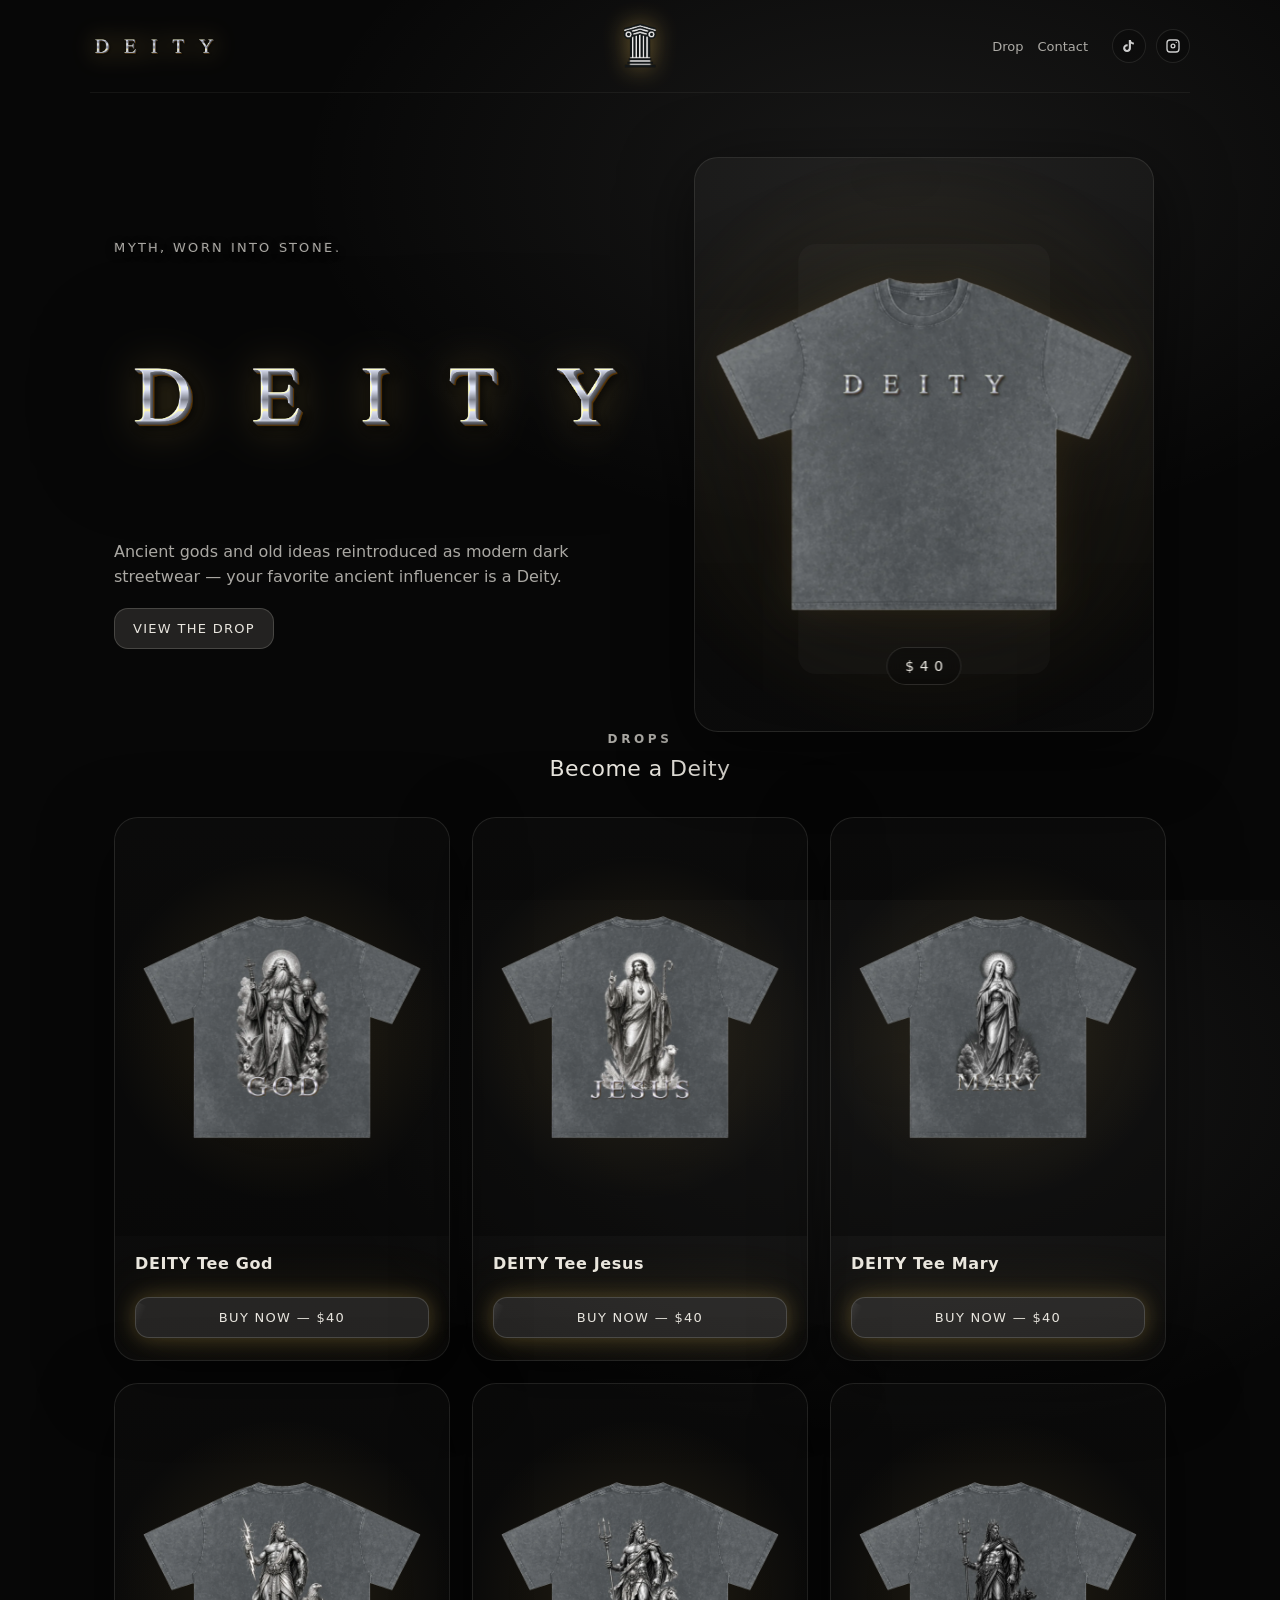
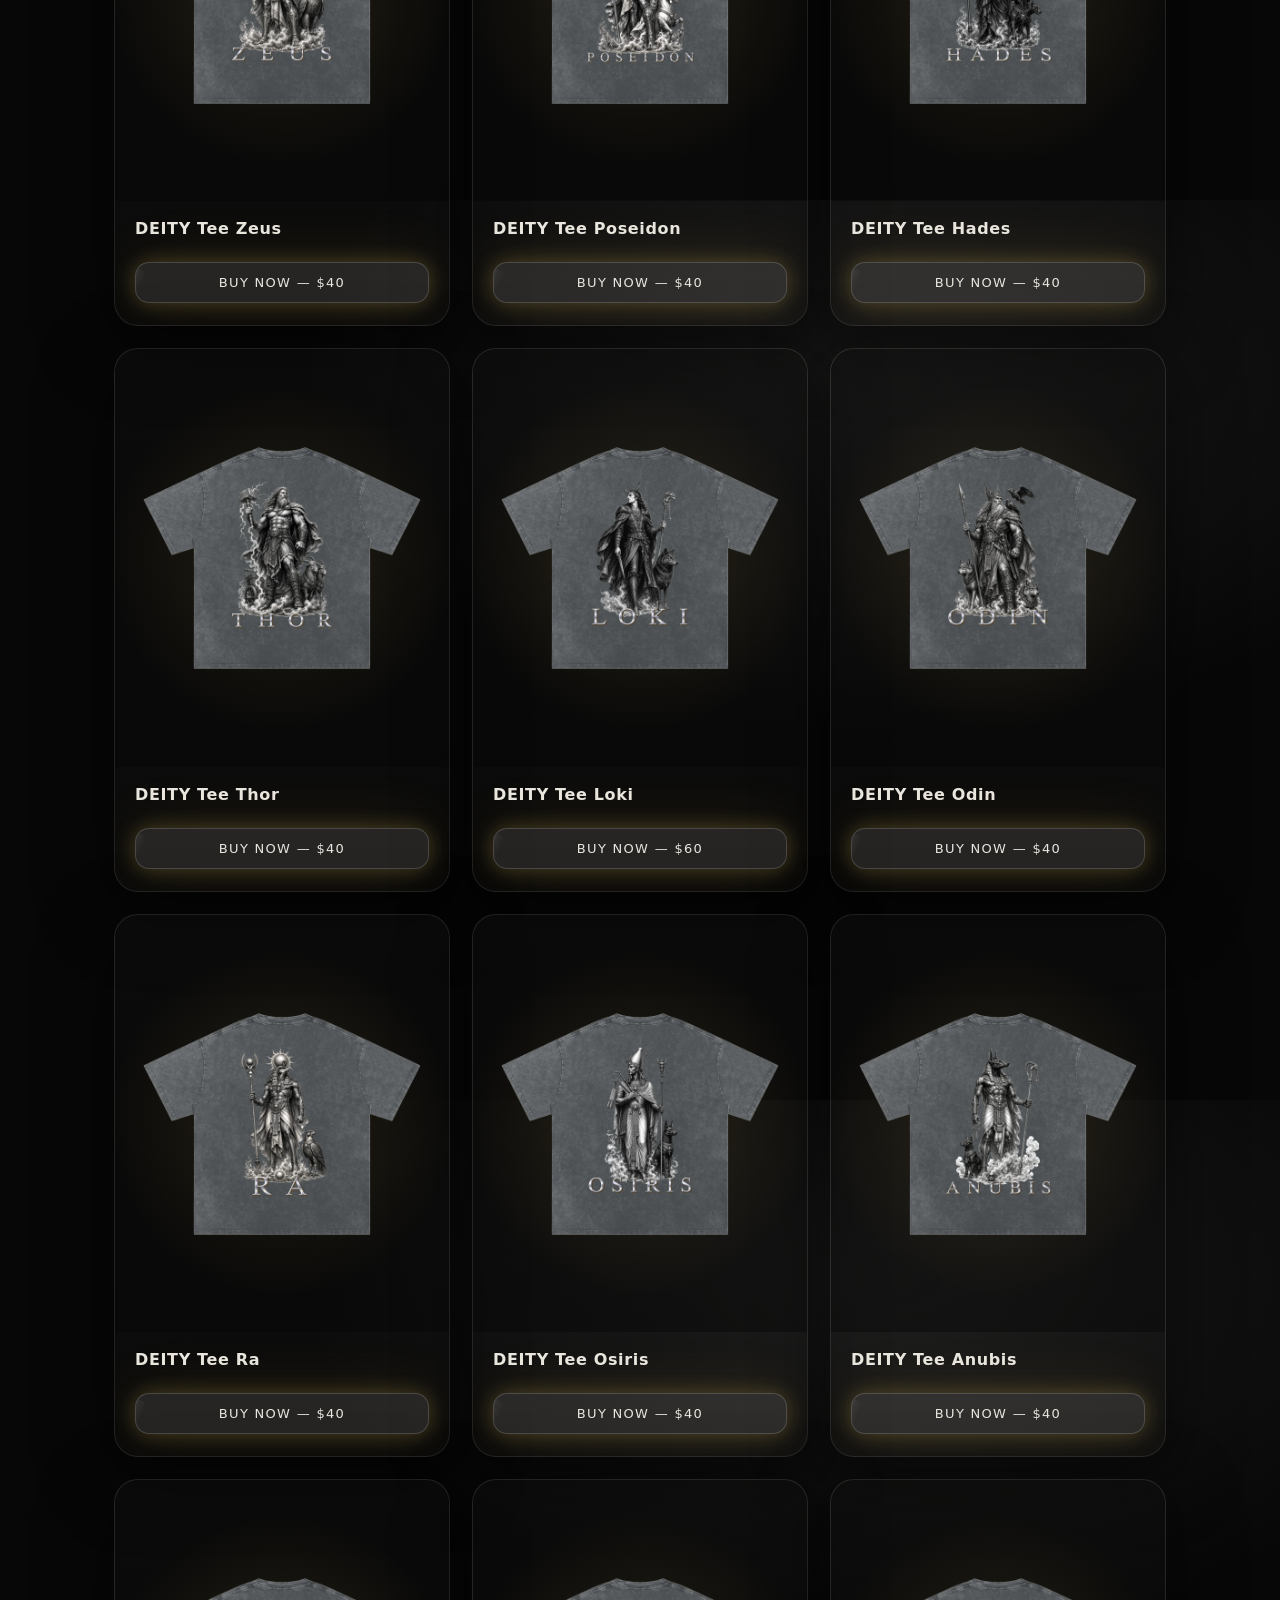
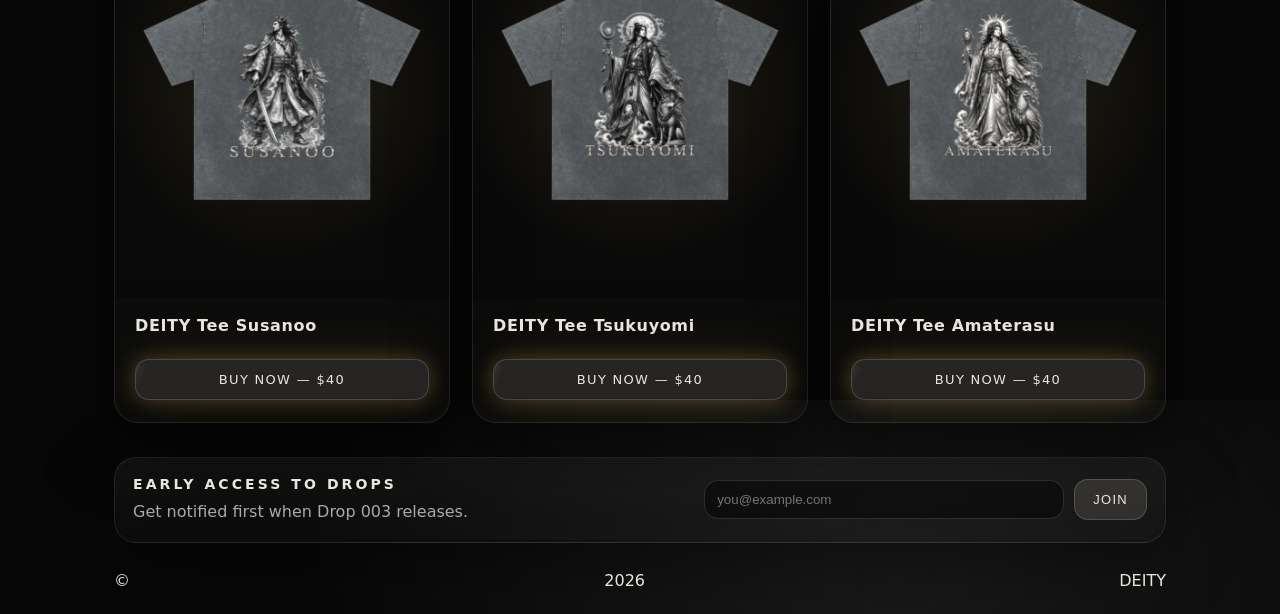
<file: index.html>
<!doctype html>
<html lang="en">
<head>
<meta charset="UTF-8" />
<meta name="viewport" content="width=device-width, initial-scale=1" />
<link rel="icon" type="image/svg+xml" href="/images/favicon.svg?v=2">
<link rel="icon" type="image/png" sizes="32x32" href="/images/favicon-32.png?v=2">
<link rel="icon" href="/favicon.ico?v=2">
<link rel="apple-touch-icon" href="/images/apple-touch-icon.png?v=2">
<script>
console.log("Visitor from:", document.referrer);
</script>
<title>DEITY — Modern Myth</title>

<meta name="description"
content="DEITY — ancient gods translated into modern dark streetwear." />

<link rel="stylesheet" href="styles.css?v=12">
</head>

<!-- Google tag (gtag.js) -->
<script async src="https://www.googletagmanager.com/gtag/js?id=G-HS9YXFMJDB"></script>
<script>
  window.dataLayer = window.dataLayer || [];
  function gtag(){dataLayer.push(arguments);}
  gtag('js', new Date());

  gtag('config', 'G-HS9YXFMJDB');
</script>

<body>

<div class="grain"></div>


<header class="wrap header header-glow">

<div class="brand-logo">
<img src="/images/DEITY_silver(1).PNG">
</div>


<a class="brand-center" href="/">
<img src="/images/favicon.svg">
</a>


<nav class="nav">

<a class="nav-link" href="#drop">
Drop
</a>


<button class="nav-link nav-btn-link"
type="button"
id="contactBtn">
Contact
</button>


<!-- Social icons moved to far right -->

<div class="nav-social">

<a href="https://www.tiktok.com/@deityco1"
target="_blank"
rel="noopener">

<svg viewBox="0 0 24 24">
<path d="M16.6 5.82c.77.64 1.7 1 2.7 1.04V9.7c-1.62-.05-3.15-.6-4.4-1.57v7.06c0 3.23-2.62 5.85-5.85 5.85S3.2 18.42 3.2 15.19c0-3.23 2.62-5.85 5.85-5.85.3 0 .6.02.9.07v3.23c-.29-.1-.6-.16-.9-.16-1.48 0-2.68 1.2-2.68 2.68 0 1.48 1.2 2.68 2.68 2.68 1.48 0 2.68-1.2 2.68-2.68V3h3.02c.07 1.1.6 2.12 1.45 2.82z"/>
</svg>

</a>


<a href="https://www.instagram.com/deityco1"
target="_blank"
rel="noopener">

<svg viewBox="0 0 24 24">
<path d="M7.5 2h9A5.5 5.5 0 0 1 22 7.5v9A5.5 5.5 0 0 1 16.5 22h-9A5.5 5.5 0 0 1 2 16.5v-9A5.5 5.5 0 0 1 7.5 2zm0 2A3.5 3.5 0 0 0 4 7.5v9A3.5 3.5 0 0 0 7.5 20h9A3.5 3.5 0 0 0 20 16.5v-9A3.5 3.5 0 0 0 16.5 4h-9zm4.5 4.2A3.8 3.8 0 1 1 8.2 12 3.8 3.8 0 0 1 12 8.2zm0 2A1.8 1.8 0 1 0 13.8 12 1.8 1.8 0 0 0 12 10.2zM17.8 6.7a.9.9 0 1 1-.9-.9.9.9 0 0 1 .9.9z"/>
</svg>

</a>

</div>

</nav>

</header>



<main class="wrap">


<!-- HERO -->

<section class="hero">

<div class="hero-left">

<p class="kicker">
Myth, worn into stone.
</p>


<h1 class="title logo-title">

<img src="/images/DEITY_silver(1).PNG"
class="hero-logo">

<span class="visually-hidden">
DEITY
</span>

</h1>


<p class="sub">

Ancient gods and old ideas reintroduced as modern dark streetwear —
your favorite ancient influencer is a Deity.

</p>


<div class="cta-row">

<a class="btn primary"
href="#drop">

View the drop

</a>

</div>

</div>



<div class="hero-right">

<div class="aura-card">

<div class="column"></div>

<div class="aura"></div>


<div class="tee3d-wrap">

<div class="tee3d">

<img class="tee-face tee-front"
src="/images/tee-front.png?v=3">

<!-- Back face kept in the markup but disabled: the hero now shows the
     front of the tee only. Re-enable by removing the .disabled class
     here and the .tee-back display:none rule in styles.css. -->
<img class="tee-face tee-back disabled"
src="/images/tee-back.png?v=3"
aria-hidden="true">

</div>

</div>


<div class="sigil">$40</div>

</div>

</div>

</section>



<!-- DROP (rendered from products.json — managed via /admin.html) -->

<section class="drop" id="drop">

<div class="section-head">

<h2 id="dropTitle">Drop</h2>

<p id="dropTagline"></p>

</div>

<div class="product-grid" id="productGrid"></div>

</section>



<!-- EMAIL CAPTURE MOVED TO BOTTOM -->

<section class="email-capture">

<div class="email-inner">

<div class="email-copy">

<h2>
Early Access to Drops
</h2>

<p>

Get notified first when Drop 003 releases.

</p>

</div>


<form
class="email-form"
action="https://formspree.io/f/xeelrkgg"
method="POST">

<input type="hidden"
name="_subject"
value="DEITY Email Signup">


<input class="email-input"
type="email"
name="email"
placeholder="you@example.com"
required>


<button class="btn primary">
Join
</button>

</form>

</div>

</section>



<footer class="footer">

© <span id="y"></span> DEITY

</footer>


</main>


<script>

document.getElementById("y").textContent =
new Date().getFullYear();

// "Myth, worn into stone." — carve the kicker line in letter by
// letter on load, like a chisel striking each character into place,
// then it settles into a permanent engraved look (see .chisel-letter
// in styles.css).
(function(){
  var kicker = document.querySelector('.kicker');
  if (!kicker) return;
  var text = kicker.textContent;
  kicker.setAttribute('aria-label', text);
  kicker.textContent = '';
  Array.from(text).forEach(function(ch, i){
    var span = document.createElement('span');
    span.className = 'chisel-letter';
    span.setAttribute('aria-hidden', 'true');
    span.textContent = ch === ' ' ? '\u00A0' : ch;
    span.style.animationDelay = (i * 32) + 'ms';
    kicker.appendChild(span);
  });
})();

// Renders the drop grid from products.json — this is the file the
// admin page writes to, so new designs show up here automatically,
// in whatever order they're arranged there. Also drives the hero tee,
// which now crossfades through design FRONTS only (no turn, no back).
fetch('/products.json?v=' + Date.now())
.then(function(res){ return res.json(); })
.then(function(data){
  document.getElementById('dropTitle').textContent = data.dropTitle || 'Drop';
  document.getElementById('dropTagline').textContent = data.dropTagline || '';

  var allProducts = data.products || [];
  var activeProducts = allProducts.filter(function(p){ return p.active !== false; });

  renderGrid(activeProducts);
  cycleHero(activeProducts.filter(function(p){ return p.frontImage; }));
})
.catch(function(err){
  console.error('Could not load products.json', err);
});

function renderGrid(products){
  var grid = document.getElementById('productGrid');

  if (products.length === 0) {
    grid.innerHTML = '<p class="empty-drop">New designs dropping soon.</p>';
    return;
  }

  products.forEach(function(p, i){
    var card = document.createElement('div');
    card.className = 'product';

    // previewFace lets a design default to showing the back on the
    // card (useful when every front looks the same). Rather than a
    // separate .flipped state, the two sources are simply swapped —
    // "resting" and "revealed" are then the same two slots for every
    // card, so one turn animation covers both cases.
    var showBackFirst = p.previewFace === 'back' && p.backImage;

    var restImage    = showBackFirst ? p.backImage  : p.frontImage;
    var revealImage  = showBackFirst ? p.frontImage : p.backImage;
    var restLabel    = showBackFirst ? ' — back'  : ' — front';
    var revealLabel  = showBackFirst ? ' — front' : ' — back';

    var imageHtml;
    if (p.frontImage) {
      // .turnable = has a second face worth revealing, so it gets the
      // turn on hover / focus / scroll-into-view.
      imageHtml =
        '<div class="product-image' + (revealImage ? ' turnable' : '') + '">' +
          '<div class="product-tee">' +
            '<img class="img-front" src="' + restImage + '" alt="' + escapeHtml(p.name) + restLabel + '">' +
            (revealImage ? '<img class="img-back" src="' + revealImage + '" alt="' + escapeHtml(p.name) + revealLabel + '">' : '') +
          '</div>' +
        '</div>';
    } else {
      imageHtml = '<div class="product-image no-image">Image coming soon</div>';
    }

    // Stagger each button's gleam so they never sweep in sync.
    var shineDelay = (i * 3.7) % 15;

    card.innerHTML =
      imageHtml +
      '<div class="product-info">' +
        (p.drop ? '<span class="product-drop">' + escapeHtml(p.drop) + '</span>' : '') +
        '<h3>' + escapeHtml(p.name) + '</h3>' +
        '<p class="desc">' + escapeHtml(p.desc || '') + '</p>' +
        '<div class="buy-row">' +
          '<a class="btn primary" style="--shine-delay:' + shineDelay + 's" href="' + p.buyUrl + '" target="_blank" rel="noopener">Buy Now — $' + p.price + '</a>' +
        '</div>' +
      '</div>';

    grid.appendChild(card);
  });

  setupAutoTurn(grid);
}

// Touch devices have no hover, so the card turn would be unreachable
// there. On those devices each card turns itself once as it scrolls
// into view, then settles back. Desktop keeps hover/focus only, so
// nothing moves unless the visitor points at it.
function setupAutoTurn(grid){
  var noHover = window.matchMedia('(hover: none)').matches ||
                window.matchMedia('(pointer: coarse)').matches;
  var reduced = window.matchMedia('(prefers-reduced-motion: reduce)').matches;
  if (!noHover || !('IntersectionObserver' in window)) return;

  // With reduced motion there's no turn to run, so the faces just hold
  // the swap for a beat instead.
  var TURN_MS = reduced ? 1800 : 5200; // non-reduced value matches cardTurn in styles.css
  var COOLDOWN_MS = 900;

  var observer = new IntersectionObserver(function(entries){
    entries.forEach(function(entry){
      if (!entry.isIntersecting) return;
      var card = entry.target;
      if (card.dataset.turning === '1') return;

      card.dataset.turning = '1';
      card.classList.add('is-turned');

      var tee = card.querySelector('.product-tee');
      var done = false;

      function finish(){
        if (done) return;
        done = true;
        if (tee) tee.removeEventListener('animationend', finish);
        card.classList.remove('is-turned');
        // Cooldown so a card parked on the fold doesn't stutter in
        // and out of the animation.
        setTimeout(function(){ card.dataset.turning = '0'; }, COOLDOWN_MS);
      }

      if (tee && !reduced) tee.addEventListener('animationend', finish);
      // Fallback in case animationend never fires (tab backgrounded,
      // animation blocked, reduced motion).
      setTimeout(finish, TURN_MS + 400);
    });
  }, { threshold: 0.55 });

  grid.querySelectorAll('.product-image.turnable').forEach(function(el){
    observer.observe(el);
  });
}

// The hero tee no longer turns and never shows a back — it just
// crossfades through the FRONT of each active design. The image is
// faded out, swapped while it's invisible, then faded back in, so the
// swap itself is never seen.
//
// Want a single static front instead of a rotation? Delete the
// scheduleNext() call at the bottom of this function — the first
// design's front will simply stay up.
function cycleHero(products){
  var front = document.querySelector('.tee-front');
  if (!front || products.length === 0) return;

  var CYCLE_MS = 9000;  // time each design holds
  var FADE_MS  = 700;   // must match the .tee-front transition in styles.css
  var idx = 0;

  front.src = products[0].frontImage;

  function scheduleNext(){
    setTimeout(function(){
      idx = (idx + 1) % products.length;
      var nextSrc = products[idx].frontImage;

      // Preload so the fade-in never lands on a half-loaded image.
      var pre = new Image();
      pre.onload = pre.onerror = function(){
        front.classList.add('fading');
        setTimeout(function(){
          front.src = nextSrc;
          front.classList.remove('fading');
          scheduleNext();
        }, FADE_MS);
      };
      pre.src = nextSrc;
    }, CYCLE_MS);
  }

  if (products.length > 1) scheduleNext();
}

function escapeHtml(str){
  var div = document.createElement('div');
  div.textContent = str || '';
  return div.innerHTML;
}

</script>

</body>
</html>
</file>
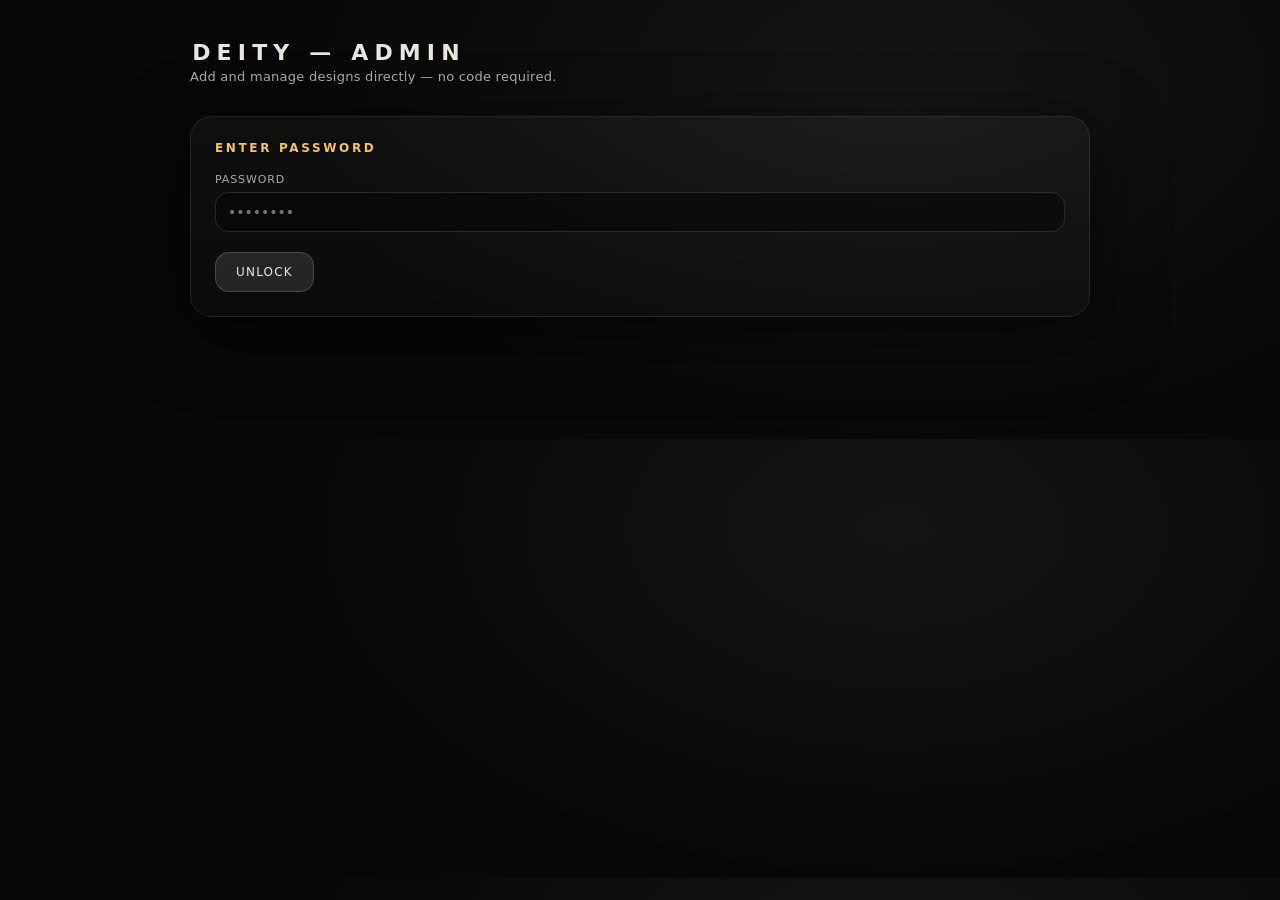
<file: admin.html>
<!doctype html>
<html lang="en">
<head>
<meta charset="UTF-8" />
<meta name="viewport" content="width=device-width, initial-scale=1" />
<title>DEITY — Admin</title>
<meta name="robots" content="noindex, nofollow">
<style>
  :root{
    --bg:#070707;
    --fg:#e9e6df;
    --muted:rgba(233,230,223,.72);
    --ring:rgba(233,230,223,.18);
    --goldA: rgba(241,198,92,.45);
    --goldB: rgba(241,198,92,.25);
    --goldC: rgba(241,198,92,.12);
    --danger:#c05a4f;
    --ok:#7fae87;
  }
  *{box-sizing:border-box}
  body{
    margin:0;
    background:
      radial-gradient(1000px 600px at 70% 20%, rgba(233,230,223,.06), transparent 60%),
      var(--bg);
    color:var(--fg);
    font-family: system-ui, -apple-system, Segoe UI, Roboto, Arial, sans-serif;
    padding:40px 20px 100px;
  }
  .wrap{ max-width:900px; margin:0 auto; }
  h1{
    margin:0 0 4px;
    font-size:22px;
    letter-spacing:.28em;
    text-indent:.1em;
  }
  .sub{ color:var(--muted); margin:0 0 32px; font-size:13px; letter-spacing:.02em; }
  .panel{
    border-radius:22px;
    border:1px solid rgba(233,230,223,.1);
    background: linear-gradient(180deg, rgba(233,230,223,.04), rgba(233,230,223,.02));
    box-shadow:0 18px 70px rgba(0,0,0,.5);
    padding:24px;
    margin-bottom:22px;
  }
  .panel h2{
    margin:0 0 18px;
    font-size:12px;
    letter-spacing:.22em;
    text-transform:uppercase;
    color: rgb(241,198,92);
  }
  label{
    display:block;
    font-size:11px;
    letter-spacing:.08em;
    text-transform:uppercase;
    color:var(--muted);
    margin:16px 0 6px;
  }
  label:first-of-type{ margin-top:0; }
  input[type=text], input[type=number], input[type=url], input[type=password], textarea, select{
    width:100%;
    background: rgba(7,7,7,.55);
    border:1px solid rgba(233,230,223,.14);
    color:var(--fg);
    padding:11px 12px;
    border-radius:14px;
    font-size:14px;
    font-family:inherit;
    outline:none;
  }
  input:focus, textarea:focus, select:focus{
    border-color: rgba(241,198,92,.35);
    box-shadow: 0 0 0 4px rgba(241,198,92,.12);
  }
  input[type=file]{
    width:100%;
    font-size:13px;
    color:var(--muted);
  }
  textarea{ resize:vertical; min-height:64px; }
  .row{ display:flex; gap:16px; flex-wrap:wrap; }
  .row > div{ flex:1; min-width:200px; }
  .checkbox-row{ display:flex; align-items:center; gap:8px; margin:16px 0 0; }
  .checkbox-row input{ width:auto; }
  .checkbox-row label{ margin:0; text-transform:none; letter-spacing:0; font-size:13px; color:var(--fg); }
  button{
    font-family:inherit;
    cursor:pointer;
    border:1px solid var(--ring);
    border-radius:14px;
    padding:12px 20px;
    font-size:12px;
    letter-spacing:.1em;
    text-transform:uppercase;
    background:transparent;
    color:var(--fg);
    transition: transform .12s ease, box-shadow .12s ease, background .12s ease;
  }
  button:hover{ transform: translateY(-1px); border-color: rgba(233,230,223,.28); }
  .btn-primary{ background:rgba(233,230,223,.12); }
  .btn-primary:hover{ box-shadow:0 0 20px var(--goldB); background:rgba(233,230,223,.16); }
  .btn-danger{ border-color: rgba(192,90,79,.5); color:#e2a49c; }
  .btn-danger:hover{ background: rgba(192,90,79,.15); }
  button:disabled{ opacity:.45; cursor:not-allowed; }
  .actions{ display:flex; gap:10px; margin-top:20px; flex-wrap:wrap; }
  .product-card{
    display:flex;
    gap:16px;
    padding:14px;
    border:1px solid rgba(233,230,223,.08);
    border-radius:16px;
    margin-bottom:10px;
    align-items:flex-start;
  }
  .product-card .thumbs{ display:flex; gap:6px; flex-shrink:0; }
  .product-card img{
    width:56px; height:56px; object-fit:cover; border-radius:8px;
    background: rgba(7,7,7,.5); border:1px solid rgba(233,230,223,.08);
  }
  .thumb-empty{
    width:56px; height:56px; border-radius:8px;
    background: rgba(7,7,7,.5); border:1px solid rgba(233,230,223,.08);
  }
  .product-card .info{ flex:1; min-width:0; }
  .product-card .info h3{ margin:0 0 4px; font-size:14px; }
  .product-card .info p{ margin:0 0 6px; font-size:12.5px; color:var(--muted); }
  .product-card .meta{ font-size:11px; color:var(--muted); letter-spacing:.04em; }
  .product-card .card-actions{ display:flex; gap:8px; flex-shrink:0; }
  .product-card .card-actions button{ padding:7px 12px; font-size:11px; }
  .inactive{ opacity:.4; }
  .status{
    font-size:13px;
    padding:11px 16px;
    border-radius:14px;
    margin-bottom:20px;
    display:none;
    letter-spacing:.02em;
  }
  .status.show{ display:block; }
  .status.ok{ background: rgba(127,174,135,.12); border:1px solid var(--ok); color:#bfe0c5; }
  .status.error{ background: rgba(192,90,79,.12); border:1px solid var(--danger); color:#f0b3ab; }
  .status.loading{ background: var(--goldC); border:1px solid var(--goldA); color:#f1c65c; }
  .hint{ font-size:11.5px; color:var(--muted); margin-top:6px; line-height:1.6; }
  .locked #app{ display:none; }
  .unlocked #gate{ display:none; }
  #passwordGate{ display:none; }
  body.stage-password #passwordGate{ display:block; }
  body.stage-password #gate{ display:none; }
  body.stage-password #app{ display:none; }
  .empty{ color:var(--muted); font-size:13px; padding:20px 0; text-align:center; }
</style>
</head>
<body class="stage-password">
<div class="wrap">
  <h1>DEITY — ADMIN</h1>
  <p class="sub">Add and manage designs directly — no code required.</p>

  <div id="status" class="status"></div>

  <!-- PASSWORD GATE -->
  <div class="panel" id="passwordGate">
    <h2>Enter Password</h2>
    <label>Password</label>
    <input type="password" id="sitePassword" placeholder="••••••••" onkeydown="if(event.key==='Enter')checkPassword()">
    <div class="actions">
      <button class="btn-primary" onclick="checkPassword()">Unlock</button>
    </div>
  </div>

  <!-- GATE -->
  <div class="panel" id="gate">
    <h2>Connect</h2>
    <label>GitHub Personal Access Token</label>
    <input type="password" id="token" placeholder="ghp_...">
    <p class="hint">
      Needs write access to <strong>xondon/deity-site</strong>. Generate a fine-grained token at
      github.com → Settings → Developer settings → Personal access tokens, scoped to only this repo,
      with Contents: Read and write. Stored only in this browser — sent directly to api.github.com, nowhere else.
    </p>
    <div class="actions">
      <button class="btn-primary" onclick="connect()">Connect</button>
    </div>
  </div>

  <!-- APP -->
  <div id="app">
    <div class="panel">
      <h2>Drop Info</h2>
      <div class="row">
        <div>
          <label>Drop title</label>
          <input type="text" id="dropTitle" placeholder="Drop 003">
        </div>
        <div>
          <label>Tagline</label>
          <input type="text" id="dropTagline" placeholder="Become a Deity">
        </div>
      </div>
    </div>

    <div class="panel">
      <h2 id="formHeading">Add a Design</h2>
      <label>Name</label>
      <input type="text" id="pName" placeholder="DEITY Tee — Poseidon">
      <label>Drop label</label>
      <input type="text" id="pDrop" placeholder="Drop 004">
      <p class="hint">Shows as a small badge on the card. Leave blank to hide it.</p>
      <label>Description</label>
      <textarea id="pDesc" placeholder="Faded navy tee with Poseidon engraving across the back."></textarea>
      <div class="row">
        <div>
          <label>Price (USD)</label>
          <input type="number" id="pPrice" placeholder="40">
        </div>
        <div>
          <label>Shopify buy link</label>
          <input type="url" id="pBuyUrl" placeholder="https://shop.deityco.com/cart/...">
        </div>
      </div>
      <div class="row">
        <div>
          <label>Front image</label>
          <input type="file" id="pFrontFile" accept="image/*">
          <p class="hint" id="pFrontHint">Shown by default on the card (unless flipped below).</p>
        </div>
        <div>
          <label>Back image</label>
          <input type="file" id="pBackFile" accept="image/*">
          <p class="hint" id="pBackHint">Shown on hover, next to the front.</p>
        </div>
      </div>
      <label>Card preview</label>
      <select id="pPreviewFace">
        <option value="front">Show front by default (hover reveals back)</option>
        <option value="back">Show back by default (hover reveals front)</option>
      </select>
      <p class="hint">Handy when every front looks the same and the back print is what's unique.</p>
      <div class="checkbox-row">
        <input type="checkbox" id="pActive" checked>
        <label>Live on site</label>
      </div>
      <div class="actions">
        <button class="btn-primary" id="saveProductBtn" onclick="saveProduct()">Add design</button>
        <button onclick="cancelEdit()" id="cancelEditBtn" style="display:none;">Cancel edit</button>
      </div>
    </div>

    <div class="panel">
      <h2>Current Designs</h2>
      <div id="productList"><p class="empty">Loading…</p></div>
    </div>

    <div class="actions">
      <button class="btn-primary" onclick="publish()">Publish changes to site</button>
      <button onclick="disconnect()">Disconnect</button>
    </div>
    <p class="hint">Publishing commits products.json (and any new images) straight to main. The live site picks it up within a minute or two.</p>
  </div>
</div>

<script>
const REPO = 'xondon/deity-site';
const BRANCH = 'main';
const API = 'https://api.github.com';

let token = null;
let productsData = { dropTitle: '', dropTagline: '', products: [] };
let productsSha = null;
let editingId = null;
let pendingImages = []; // [{ path, base64 }] queued for upload on publish

function setStatus(msg, type){
  const el = document.getElementById('status');
  el.textContent = msg;
  el.className = 'status show ' + (type || '');
}
function clearStatus(){ document.getElementById('status').className = 'status'; }

async function gh(path, options){
  const res = await fetch(API + path, Object.assign({
    headers: {
      'Authorization': 'Bearer ' + token,
      'Accept': 'application/vnd.github+json'
    }
  }, options));
  if (!res.ok){
    const body = await res.text();
    throw new Error('GitHub API ' + res.status + ': ' + body);
  }
  return res.status === 204 ? null : res.json();
}

// Front-end password gate. This only screens out casual visitors and
// crawlers — anyone who views this page's source can read the check
// below. The GitHub token is the real access control (nothing can be
// published without a valid token), so treat this as a lightweight
// door, not a lock.
const SITE_PASSWORD = 'Xonbronco2018';

function checkPassword(){
  const entered = document.getElementById('sitePassword').value;
  if (entered === SITE_PASSWORD){
    sessionStorage.setItem('deity_admin_unlocked', '1');
    document.body.className = 'locked';
    clearStatus();
  } else {
    setStatus('Incorrect password.', 'error');
  }
}

async function connect(){
  const t = document.getElementById('token').value.trim();
  if (!t){ setStatus('Enter a token first.', 'error'); return; }
  token = t;
  setStatus('Connecting…', 'loading');
  try{
    await loadProducts();
    localStorage.setItem('deity_admin_token', token);
    document.body.className = 'unlocked';
    clearStatus();
  }catch(err){
    setStatus('Could not connect: ' + err.message, 'error');
    token = null;
  }
}

function disconnect(){
  localStorage.removeItem('deity_admin_token');
  sessionStorage.removeItem('deity_admin_unlocked');
  token = null;
  document.body.className = 'stage-password';
  document.getElementById('token').value = '';
  document.getElementById('sitePassword').value = '';
}

async function loadProducts(){
  const file = await gh('/repos/' + REPO + '/contents/products.json?ref=' + BRANCH);
  productsSha = file.sha;
  const decoded = decodeURIComponent(escape(atob(file.content)));
  productsData = JSON.parse(decoded);
  if (!productsData.products) productsData.products = [];
  document.getElementById('dropTitle').value = productsData.dropTitle || '';
  document.getElementById('dropTagline').value = productsData.dropTagline || '';
  renderProductList();
}

function renderProductList(){
  const list = document.getElementById('productList');
  if (productsData.products.length === 0){
    list.innerHTML = '<p class="empty">No designs yet — add your first one above.</p>';
    return;
  }
  list.innerHTML = '';
  productsData.products.forEach(function(p){
    const card = document.createElement('div');
    card.className = 'product-card' + (p.active === false ? ' inactive' : '');
    const frontThumb = p.frontImage
      ? '<img src="https://raw.githubusercontent.com/' + REPO + '/' + BRANCH + p.frontImage + '">'
      : '<div class="thumb-empty"></div>';
    const backThumb = p.backImage
      ? '<img src="https://raw.githubusercontent.com/' + REPO + '/' + BRANCH + p.backImage + '">'
      : '<div class="thumb-empty"></div>';
    card.innerHTML =
      '<div class="thumbs">' + frontThumb + backThumb + '</div>' +
      '<div class="info">' +
        '<h3>' + p.name + '</h3>' +
        '<p>' + (p.desc || '') + '</p>' +
        '<div class="meta">' + (p.drop ? p.drop + ' · ' : '') + '$' + p.price + (p.active === false ? ' · hidden' : ' · live') + '</div>' +
      '</div>' +
      '<div class="card-actions">' +
        '<button onclick="editProduct(\'' + p.id + '\')">Edit</button>' +
        '<button class="btn-danger" onclick="deleteProduct(\'' + p.id + '\')">Delete</button>' +
      '</div>';
    list.appendChild(card);
  });
}

function slugify(str){
  return str.toLowerCase().trim().replace(/[^a-z0-9]+/g, '-').replace(/(^-|-$)/g, '');
}

function readFileAsBase64(file){
  return new Promise(function(resolve, reject){
    const reader = new FileReader();
    reader.onload = function(){ resolve(reader.result.split(',')[1]); };
    reader.onerror = reject;
    reader.readAsDataURL(file);
  });
}

async function saveProduct(){
  const name = document.getElementById('pName').value.trim();
  const desc = document.getElementById('pDesc').value.trim();
  const price = document.getElementById('pPrice').value.trim();
  const buyUrl = document.getElementById('pBuyUrl').value.trim();
  const active = document.getElementById('pActive').checked;
  const frontFile = document.getElementById('pFrontFile').files[0];
  const backFile = document.getElementById('pBackFile').files[0];

  if (!name || !price || !buyUrl){
    setStatus('Name, price, and buy link are required.', 'error');
    return;
  }

  const existing = editingId ? productsData.products.find(p => p.id === editingId) : null;
  let frontImage = existing ? (existing.frontImage || '') : '';
  let backImage = existing ? (existing.backImage || '') : '';
  const slug = slugify(name);

  if (frontFile){
    const base64 = await readFileAsBase64(frontFile);
    const ext = frontFile.name.split('.').pop();
    frontImage = '/images/' + slug + '-front-' + Date.now() + '.' + ext;
    pendingImages.push({ path: frontImage.replace(/^\//, ''), base64: base64 });
  }
  if (backFile){
    const base64 = await readFileAsBase64(backFile);
    const ext = backFile.name.split('.').pop();
    backImage = '/images/' + slug + '-back-' + Date.now() + '.' + ext;
    pendingImages.push({ path: backImage.replace(/^\//, ''), base64: base64 });
  }

  const product = {
    id: editingId || (slug + '-' + Date.now()),
    name: name,
    drop: document.getElementById('pDrop').value.trim(),
    desc: desc,
    price: Number(price),
    frontImage: frontImage,
    backImage: backImage,
    previewFace: document.getElementById('pPreviewFace').value,
    buyUrl: buyUrl,
    active: active
  };

  if (editingId){
    const idx = productsData.products.findIndex(p => p.id === editingId);
    productsData.products[idx] = product;
  } else {
    productsData.products.push(product);
  }

  renderProductList();
  cancelEdit();
  setStatus('Added to the list below. Click "Publish changes to site" to go live.', 'ok');
}

function editProduct(id){
  const p = productsData.products.find(p => p.id === id);
  if (!p) return;
  editingId = id;
  document.getElementById('pName').value = p.name;
  document.getElementById('pDrop').value = p.drop || '';
  document.getElementById('pDesc').value = p.desc || '';
  document.getElementById('pPrice').value = p.price;
  document.getElementById('pBuyUrl').value = p.buyUrl;
  document.getElementById('pActive').checked = p.active !== false;
  document.getElementById('pFrontFile').value = '';
  document.getElementById('pBackFile').value = '';
  document.getElementById('pPreviewFace').value = p.previewFace === 'back' ? 'back' : 'front';
  document.getElementById('pFrontHint').textContent = p.frontImage
    ? 'Current: ' + p.frontImage + '. Choose a file to replace it.'
    : 'Shown by default on the card.';
  document.getElementById('pBackHint').textContent = p.backImage
    ? 'Current: ' + p.backImage + '. Choose a file to replace it.'
    : 'Shown on hover, next to the front.';
  document.getElementById('formHeading').textContent = 'Edit Design';
  document.getElementById('saveProductBtn').textContent = 'Save changes';
  document.getElementById('cancelEditBtn').style.display = 'inline-block';
  window.scrollTo({ top: 0, behavior: 'smooth' });
}

function cancelEdit(){
  editingId = null;
  document.getElementById('pName').value = '';
  document.getElementById('pDrop').value = '';
  document.getElementById('pDesc').value = '';
  document.getElementById('pPrice').value = '';
  document.getElementById('pBuyUrl').value = '';
  document.getElementById('pActive').checked = true;
  document.getElementById('pFrontFile').value = '';
  document.getElementById('pBackFile').value = '';
  document.getElementById('pPreviewFace').value = 'front';
  document.getElementById('pFrontHint').textContent = 'Shown by default on the card.';
  document.getElementById('pBackHint').textContent = 'Shown on hover, next to the front.';
  document.getElementById('formHeading').textContent = 'Add a Design';
  document.getElementById('saveProductBtn').textContent = 'Add design';
  document.getElementById('cancelEditBtn').style.display = 'none';
}

function deleteProduct(id){
  if (!confirm('Remove this design from the list? This takes effect once you publish.')) return;
  productsData.products = productsData.products.filter(p => p.id !== id);
  renderProductList();
  setStatus('Removed from the list. Click "Publish changes to site" to go live.', 'ok');
}

async function publish(){
  productsData.dropTitle = document.getElementById('dropTitle').value.trim();
  productsData.dropTagline = document.getElementById('dropTagline').value.trim();

  setStatus('Publishing…', 'loading');
  try{
    for (const img of pendingImages){
      await gh('/repos/' + REPO + '/contents/' + img.path, {
        method: 'PUT',
        body: JSON.stringify({
          message: 'Add product image: ' + img.path,
          content: img.base64,
          branch: BRANCH
        })
      });
    }
    pendingImages = [];

    const content = btoa(unescape(encodeURIComponent(JSON.stringify(productsData, null, 2))));
    const result = await gh('/repos/' + REPO + '/contents/products.json', {
      method: 'PUT',
      body: JSON.stringify({
        message: 'Update products.json via admin',
        content: content,
        sha: productsSha,
        branch: BRANCH
      })
    });
    productsSha = result.content.sha;
    setStatus('Published. The site will pick this up within a minute or two.', 'ok');
  }catch(err){
    setStatus('Publish failed: ' + err.message, 'error');
  }
}

window.addEventListener('DOMContentLoaded', function(){
  if (sessionStorage.getItem('deity_admin_unlocked') === '1'){
    document.body.className = 'locked';
    const saved = localStorage.getItem('deity_admin_token');
    if (saved){
      document.getElementById('token').value = saved;
      connect();
    }
  }
});
</script>
</body>
</html>
</file>
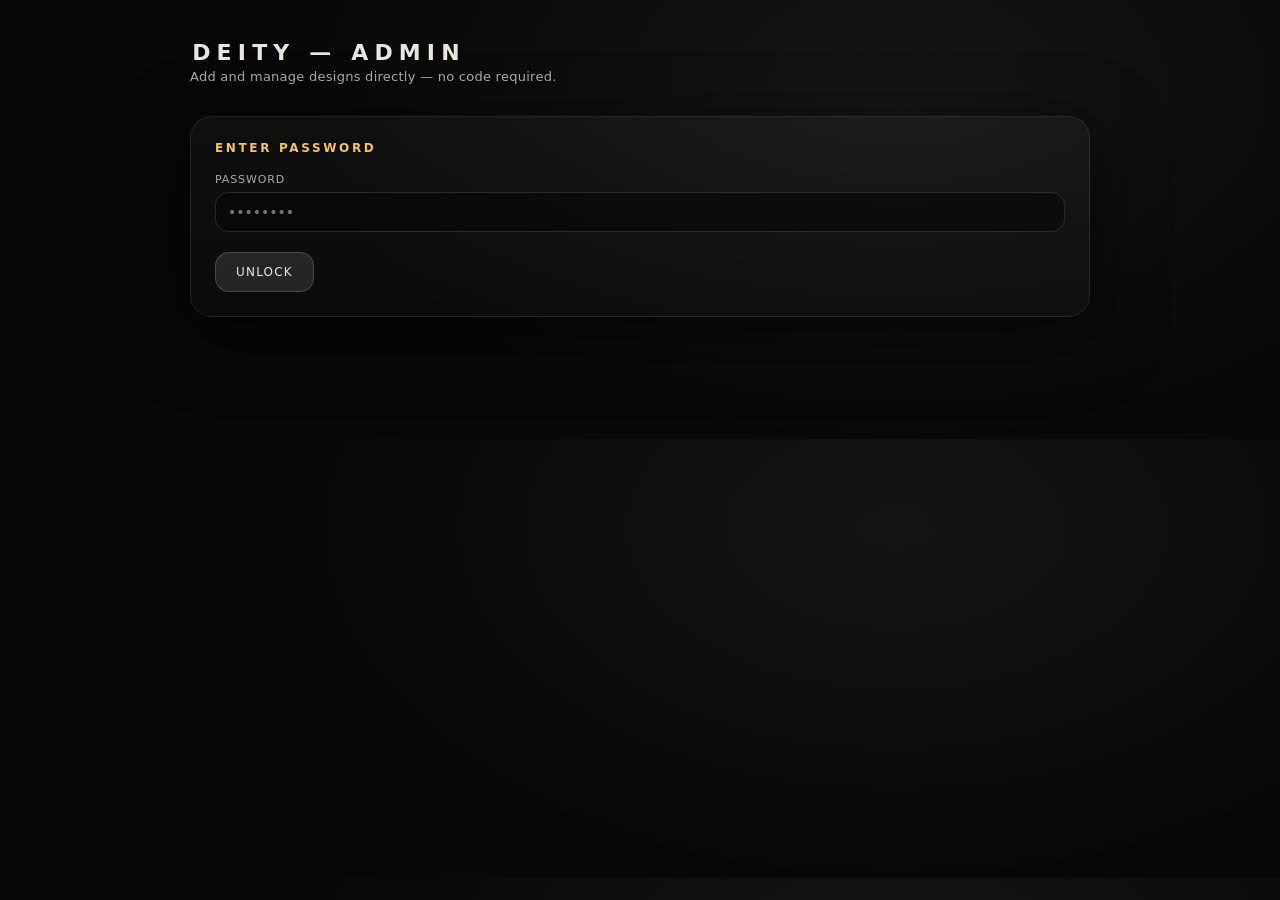
<file: deity-manage-7kq2.html>
<!doctype html>
<html lang="en">
<head>
<meta charset="UTF-8" />
<meta name="viewport" content="width=device-width, initial-scale=1" />
<title>DEITY — Admin</title>
<meta name="robots" content="noindex, nofollow">
<link rel="icon" type="image/svg+xml" href="/images/favicon.svg?v=2">
<link rel="icon" type="image/png" sizes="32x32" href="/images/favicon-32.png?v=2">
<link rel="icon" href="/favicon.ico?v=2">
<link rel="apple-touch-icon" href="/images/apple-touch-icon.png?v=2">
<style>
  :root{
    --bg:#070707;
    --fg:#e9e6df;
    --muted:rgba(233,230,223,.72);
    --ring:rgba(233,230,223,.18);
    --goldA: rgba(241,198,92,.45);
    --goldB: rgba(241,198,92,.25);
    --goldC: rgba(241,198,92,.12);
    --danger:#c05a4f;
    --ok:#7fae87;
  }
  *{box-sizing:border-box}
  body{
    margin:0;
    background:
      radial-gradient(1000px 600px at 70% 20%, rgba(233,230,223,.06), transparent 60%),
      var(--bg);
    color:var(--fg);
    font-family: system-ui, -apple-system, Segoe UI, Roboto, Arial, sans-serif;
    padding:40px 20px 100px;
  }
  .wrap{ max-width:900px; margin:0 auto; }
  h1{
    margin:0 0 4px;
    font-size:22px;
    letter-spacing:.28em;
    text-indent:.1em;
  }
  .sub{ color:var(--muted); margin:0 0 32px; font-size:13px; letter-spacing:.02em; }
  .panel{
    border-radius:22px;
    border:1px solid rgba(233,230,223,.1);
    background: linear-gradient(180deg, rgba(233,230,223,.04), rgba(233,230,223,.02));
    box-shadow:0 18px 70px rgba(0,0,0,.5);
    padding:24px;
    margin-bottom:22px;
  }
  .panel h2{
    margin:0 0 18px;
    font-size:12px;
    letter-spacing:.22em;
    text-transform:uppercase;
    color: rgb(241,198,92);
  }
  label{
    display:block;
    font-size:11px;
    letter-spacing:.08em;
    text-transform:uppercase;
    color:var(--muted);
    margin:16px 0 6px;
  }
  label:first-of-type{ margin-top:0; }
  input[type=text], input[type=number], input[type=url], input[type=password], textarea, select{
    width:100%;
    background: rgba(7,7,7,.55);
    border:1px solid rgba(233,230,223,.14);
    color:var(--fg);
    padding:11px 12px;
    border-radius:14px;
    font-size:14px;
    font-family:inherit;
    outline:none;
  }
  input:focus, textarea:focus, select:focus{
    border-color: rgba(241,198,92,.35);
    box-shadow: 0 0 0 4px rgba(241,198,92,.12);
  }
  input[type=file]{
    width:100%;
    font-size:13px;
    color:var(--muted);
  }
  textarea{ resize:vertical; min-height:64px; }
  .row{ display:flex; gap:16px; flex-wrap:wrap; }
  .row > div{ flex:1; min-width:200px; }
  .checkbox-row{ display:flex; align-items:center; gap:8px; margin:16px 0 0; }
  .checkbox-row input{ width:auto; }
  .checkbox-row label{ margin:0; text-transform:none; letter-spacing:0; font-size:13px; color:var(--fg); }
  button{
    font-family:inherit;
    cursor:pointer;
    border:1px solid var(--ring);
    border-radius:14px;
    padding:12px 20px;
    font-size:12px;
    letter-spacing:.1em;
    text-transform:uppercase;
    background:transparent;
    color:var(--fg);
    transition: transform .12s ease, box-shadow .12s ease, background .12s ease;
  }
  button:hover{ transform: translateY(-1px); border-color: rgba(233,230,223,.28); }
  .btn-primary{ background:rgba(233,230,223,.12); }
  .btn-primary:hover{ box-shadow:0 0 20px var(--goldB); background:rgba(233,230,223,.16); }
  .btn-danger{ border-color: rgba(192,90,79,.5); color:#e2a49c; }
  .btn-danger:hover{ background: rgba(192,90,79,.15); }
  button:disabled{ opacity:.45; cursor:not-allowed; }
  .actions{ display:flex; gap:10px; margin-top:20px; flex-wrap:wrap; }
  .product-card{
    display:flex;
    gap:16px;
    padding:14px;
    border:1px solid rgba(233,230,223,.08);
    border-radius:16px;
    margin-bottom:10px;
    align-items:flex-start;
    cursor:grab;
    transition: opacity .15s ease, border-color .15s ease;
  }
  .product-card.dragging{ opacity:.35; }
  .product-card:hover{ border-color: rgba(233,230,223,.18); }
  .drag-handle{
    flex-shrink:0;
    color:var(--muted);
    font-size:18px;
    line-height:56px;
    user-select:none;
    cursor:grab;
  }
  .reorder-btns{ display:flex; flex-direction:column; gap:4px; }
  .reorder-btns button{ padding:2px 8px; font-size:10px; line-height:1.4; }
  .product-card .thumbs{ display:flex; gap:6px; flex-shrink:0; }
  .product-card img{
    width:56px; height:56px; object-fit:cover; border-radius:8px;
    background: rgba(7,7,7,.5); border:1px solid rgba(233,230,223,.08);
  }
  .thumb-empty{
    width:56px; height:56px; border-radius:8px;
    background: rgba(7,7,7,.5); border:1px solid rgba(233,230,223,.08);
  }
  .product-card .info{ flex:1; min-width:0; }
  .product-card .info h3{ margin:0 0 4px; font-size:14px; }
  .product-card .info p{ margin:0 0 6px; font-size:12.5px; color:var(--muted); }
  .product-card .meta{ font-size:11px; color:var(--muted); letter-spacing:.04em; }
  .product-card .card-actions{ display:flex; gap:8px; flex-shrink:0; }
  .product-card .card-actions button{ padding:7px 12px; font-size:11px; }
  .inactive{ opacity:.4; }
  .status{
    font-size:13px;
    padding:11px 16px;
    border-radius:14px;
    margin-bottom:20px;
    display:none;
    letter-spacing:.02em;
  }
  .status.show{ display:block; }
  .status.ok{ background: rgba(127,174,135,.12); border:1px solid var(--ok); color:#bfe0c5; }
  .status.error{ background: rgba(192,90,79,.12); border:1px solid var(--danger); color:#f0b3ab; }
  .status.loading{ background: var(--goldC); border:1px solid var(--goldA); color:#f1c65c; }
  .hint{ font-size:11.5px; color:var(--muted); margin-top:6px; line-height:1.6; }
  .locked #app{ display:none; }
  .unlocked #gate{ display:none; }
  #passwordGate{ display:none; }
  body.stage-password #passwordGate{ display:block; }
  body.stage-password #gate{ display:none; }
  body.stage-password #app{ display:none; }
  .empty{ color:var(--muted); font-size:13px; padding:20px 0; text-align:center; }
</style>
</head>
<body class="stage-password">
<div class="wrap">
  <h1>DEITY — ADMIN</h1>
  <p class="sub">Add and manage designs directly — no code required.</p>

  <div id="status" class="status"></div>

  <!-- PASSWORD GATE -->
  <div class="panel" id="passwordGate">
    <h2>Enter Password</h2>
    <label>Password</label>
    <input type="password" id="sitePassword" placeholder="••••••••" onkeydown="if(event.key==='Enter')checkPassword()">
    <div class="actions">
      <button class="btn-primary" onclick="checkPassword()">Unlock</button>
    </div>
  </div>

  <!-- GATE -->
  <div class="panel" id="gate">
    <h2>Connect</h2>
    <label>GitHub Personal Access Token</label>
    <input type="password" id="token" placeholder="ghp_...">
    <p class="hint">
      Needs write access to <strong>xondon/deity-site</strong>. Generate a fine-grained token at
      github.com → Settings → Developer settings → Personal access tokens, scoped to only this repo,
      with Contents: Read and write. Set an expiration of 1 day (or the shortest option available)
      so it dies on its own even if forgotten. This token is never saved — it only lives in this
      tab's memory and is gone the moment you close it or hit Disconnect. When you're done publishing,
      revoke it from GitHub's token settings page so nothing valid is left sitting around.
    </p>
    <div class="actions">
      <button class="btn-primary" onclick="connect()">Connect</button>
    </div>
  </div>

  <!-- APP -->
  <div id="app">
    <div class="panel">
      <h2>Drop Info</h2>
      <div class="row">
        <div>
          <label>Drop title</label>
          <input type="text" id="dropTitle" placeholder="Drop 003">
        </div>
        <div>
          <label>Tagline</label>
          <input type="text" id="dropTagline" placeholder="Become a Deity">
        </div>
      </div>
    </div>

    <div class="panel">
      <h2 id="formHeading">Add a Design</h2>
      <label>Name</label>
      <input type="text" id="pName" placeholder="DEITY Tee — Poseidon">
      <label>Drop label</label>
      <input type="text" id="pDrop" placeholder="Drop 004">
      <p class="hint">Shows as a small badge on the card. Leave blank to hide it.</p>
      <label>Description</label>
      <textarea id="pDesc" placeholder="Faded navy tee with Poseidon engraving across the back."></textarea>
      <div class="row">
        <div>
          <label>Price (USD)</label>
          <input type="number" id="pPrice" placeholder="40">
        </div>
        <div>
          <label>Shopify buy link</label>
          <input type="url" id="pBuyUrl" placeholder="https://shop.deityco.com/cart/...">
        </div>
      </div>
      <div class="row">
        <div>
          <label>Front image</label>
          <input type="file" id="pFrontFile" accept="image/*">
          <p class="hint" id="pFrontHint">Shown by default on the card (unless flipped below).</p>
        </div>
        <div>
          <label>Back image</label>
          <input type="file" id="pBackFile" accept="image/*">
          <p class="hint" id="pBackHint">Shown on hover, next to the front.</p>
        </div>
      </div>
      <label>Card preview</label>
      <select id="pPreviewFace">
        <option value="front">Show front by default (hover reveals back)</option>
        <option value="back">Show back by default (hover reveals front)</option>
      </select>
      <p class="hint">Handy when every front looks the same and the back print is what's unique.</p>
      <div class="checkbox-row">
        <input type="checkbox" id="pActive" checked>
        <label>Live on site</label>
      </div>
      <div class="actions">
        <button class="btn-primary" id="saveProductBtn" onclick="saveProduct()">Add design</button>
        <button onclick="cancelEdit()" id="cancelEditBtn" style="display:none;">Cancel edit</button>
      </div>
    </div>

    <div class="panel">
      <h2>Current Designs</h2>
      <div id="productList"><p class="empty">Loading…</p></div>
    </div>

    <div class="actions">
      <button class="btn-primary" onclick="publish()">Publish changes to site</button>
      <button onclick="disconnect()">Disconnect</button>
    </div>
    <p class="hint">Publishing commits products.json (and any new images) straight to main. The live site picks it up within a minute or two.</p>
  </div>
</div>

<script>
const REPO = 'xondon/deity-site';
const BRANCH = 'main';
const API = 'https://api.github.com';

let token = null;
let productsData = { dropTitle: '', dropTagline: '', products: [] };
let productsSha = null;
let editingId = null;
let pendingImages = []; // [{ path, base64 }] queued for upload on publish

function setStatus(msg, type){
  const el = document.getElementById('status');
  el.textContent = msg;
  el.className = 'status show ' + (type || '');
}
function clearStatus(){ document.getElementById('status').className = 'status'; }

async function gh(path, options){
  const res = await fetch(API + path, Object.assign({
    headers: {
      'Authorization': 'Bearer ' + token,
      'Accept': 'application/vnd.github+json'
    }
  }, options));
  if (!res.ok){
    const body = await res.text();
    throw new Error('GitHub API ' + res.status + ': ' + body);
  }
  return res.status === 204 ? null : res.json();
}

// Front-end password gate. This only screens out casual visitors and
// crawlers — anyone who views this page's source can read the check
// below. The GitHub token is the real access control (nothing can be
// published without a valid token), so treat this as a lightweight
// door, not a lock.
const SITE_PASSWORD = 'Xonbronco2018';

function checkPassword(){
  const entered = document.getElementById('sitePassword').value;
  if (entered === SITE_PASSWORD){
    sessionStorage.setItem('deity_admin_unlocked', '1');
    document.body.className = 'locked';
    clearStatus();
  } else {
    setStatus('Incorrect password.', 'error');
  }
}

async function connect(){
  const t = document.getElementById('token').value.trim();
  if (!t){ setStatus('Enter a token first.', 'error'); return; }
  token = t;
  setStatus('Connecting…', 'loading');
  try{
    await loadProducts();
    document.body.className = 'unlocked';
    clearStatus();
  }catch(err){
    setStatus('Could not connect: ' + err.message, 'error');
    token = null;
  }
}

function disconnect(){
  sessionStorage.removeItem('deity_admin_unlocked');
  token = null;
  document.body.className = 'stage-password';
  document.getElementById('token').value = '';
  document.getElementById('sitePassword').value = '';
}

async function loadProducts(){
  const file = await gh('/repos/' + REPO + '/contents/products.json?ref=' + BRANCH);
  productsSha = file.sha;
  const decoded = decodeURIComponent(escape(atob(file.content)));
  productsData = JSON.parse(decoded);
  if (!productsData.products) productsData.products = [];
  document.getElementById('dropTitle').value = productsData.dropTitle || '';
  document.getElementById('dropTagline').value = productsData.dropTagline || '';
  renderProductList();
}

function renderProductList(){
  const list = document.getElementById('productList');
  if (productsData.products.length === 0){
    list.innerHTML = '<p class="empty">No designs yet — add your first one above.</p>';
    return;
  }
  list.innerHTML = '';
  productsData.products.forEach(function(p, i){
    const card = document.createElement('div');
    card.className = 'product-card' + (p.active === false ? ' inactive' : '');
    card.draggable = true;
    card.dataset.id = p.id;
    const frontThumb = p.frontImage
      ? '<img src="https://raw.githubusercontent.com/' + REPO + '/' + BRANCH + p.frontImage + '">'
      : '<div class="thumb-empty"></div>';
    const backThumb = p.backImage
      ? '<img src="https://raw.githubusercontent.com/' + REPO + '/' + BRANCH + p.backImage + '">'
      : '<div class="thumb-empty"></div>';
    card.innerHTML =
      '<div class="drag-handle" title="Drag to reorder">⠿</div>' +
      '<div class="thumbs">' + frontThumb + backThumb + '</div>' +
      '<div class="info">' +
        '<h3>' + p.name + '</h3>' +
        '<p>' + (p.desc || '') + '</p>' +
        '<div class="meta">' + (p.drop ? p.drop + ' · ' : '') + '$' + p.price + (p.active === false ? ' · hidden' : ' · live') + '</div>' +
      '</div>' +
      '<div class="card-actions">' +
        '<div class="reorder-btns">' +
          '<button onclick="moveProduct(\'' + p.id + '\', -1)" ' + (i === 0 ? 'disabled' : '') + ' title="Move up">▲</button>' +
          '<button onclick="moveProduct(\'' + p.id + '\', 1)" ' + (i === productsData.products.length - 1 ? 'disabled' : '') + ' title="Move down">▼</button>' +
        '</div>' +
        '<button onclick="editProduct(\'' + p.id + '\')">Edit</button>' +
        '<button class="btn-danger" onclick="deleteProduct(\'' + p.id + '\')">Delete</button>' +
      '</div>';
    list.appendChild(card);
  });
  attachDragHandlers(list);
}

function moveProduct(id, direction){
  const arr = productsData.products;
  const idx = arr.findIndex(p => p.id === id);
  const newIdx = idx + direction;
  if (newIdx < 0 || newIdx >= arr.length) return;
  const tmp = arr[idx];
  arr[idx] = arr[newIdx];
  arr[newIdx] = tmp;
  renderProductList();
  setStatus('Reordered. Click "Publish changes to site" to make it live.', 'ok');
}

let dragSourceId = null;

function attachDragHandlers(list){
  const cards = list.querySelectorAll('.product-card');
  cards.forEach(function(card){
    card.addEventListener('dragstart', function(e){
      dragSourceId = card.dataset.id;
      card.classList.add('dragging');
      e.dataTransfer.effectAllowed = 'move';
      e.dataTransfer.setData('text/plain', card.dataset.id);
    });
    card.addEventListener('dragend', function(){
      card.classList.remove('dragging');
      dragSourceId = null;
    });
    card.addEventListener('dragover', function(e){
      e.preventDefault();
      e.dataTransfer.dropEffect = 'move';
    });
    card.addEventListener('drop', function(e){
      e.preventDefault();
      const targetId = card.dataset.id;
      if (!dragSourceId || dragSourceId === targetId) return;
      const arr = productsData.products;
      const fromIdx = arr.findIndex(p => p.id === dragSourceId);
      const toIdx = arr.findIndex(p => p.id === targetId);
      if (fromIdx === -1 || toIdx === -1) return;
      const [moved] = arr.splice(fromIdx, 1);
      arr.splice(toIdx, 0, moved);
      renderProductList();
      setStatus('Reordered. Click "Publish changes to site" to make it live.', 'ok');
    });
  });
}

function slugify(str){
  return str.toLowerCase().trim().replace(/[^a-z0-9]+/g, '-').replace(/(^-|-$)/g, '');
}

function readFileAsBase64(file){
  return new Promise(function(resolve, reject){
    const reader = new FileReader();
    reader.onload = function(){ resolve(reader.result.split(',')[1]); };
    reader.onerror = reject;
    reader.readAsDataURL(file);
  });
}

async function saveProduct(){
  const name = document.getElementById('pName').value.trim();
  const desc = document.getElementById('pDesc').value.trim();
  const price = document.getElementById('pPrice').value.trim();
  const buyUrl = document.getElementById('pBuyUrl').value.trim();
  const active = document.getElementById('pActive').checked;
  const frontFile = document.getElementById('pFrontFile').files[0];
  const backFile = document.getElementById('pBackFile').files[0];

  if (!name || !price || !buyUrl){
    setStatus('Name, price, and buy link are required.', 'error');
    return;
  }

  const existing = editingId ? productsData.products.find(p => p.id === editingId) : null;
  let frontImage = existing ? (existing.frontImage || '') : '';
  let backImage = existing ? (existing.backImage || '') : '';
  const slug = slugify(name);

  if (frontFile){
    const base64 = await readFileAsBase64(frontFile);
    const ext = frontFile.name.split('.').pop();
    frontImage = '/images/' + slug + '-front-' + Date.now() + '.' + ext;
    pendingImages.push({ path: frontImage.replace(/^\//, ''), base64: base64 });
  }
  if (backFile){
    const base64 = await readFileAsBase64(backFile);
    const ext = backFile.name.split('.').pop();
    backImage = '/images/' + slug + '-back-' + Date.now() + '.' + ext;
    pendingImages.push({ path: backImage.replace(/^\//, ''), base64: base64 });
  }

  const product = {
    id: editingId || (slug + '-' + Date.now()),
    name: name,
    drop: document.getElementById('pDrop').value.trim(),
    desc: desc,
    price: Number(price),
    frontImage: frontImage,
    backImage: backImage,
    previewFace: document.getElementById('pPreviewFace').value,
    buyUrl: buyUrl,
    active: active
  };

  if (editingId){
    const idx = productsData.products.findIndex(p => p.id === editingId);
    productsData.products[idx] = product;
  } else {
    productsData.products.push(product);
  }

  renderProductList();
  cancelEdit();
  setStatus('Added to the list below. Click "Publish changes to site" to go live.', 'ok');
}

function editProduct(id){
  const p = productsData.products.find(p => p.id === id);
  if (!p) return;
  editingId = id;
  document.getElementById('pName').value = p.name;
  document.getElementById('pDrop').value = p.drop || '';
  document.getElementById('pDesc').value = p.desc || '';
  document.getElementById('pPrice').value = p.price;
  document.getElementById('pBuyUrl').value = p.buyUrl;
  document.getElementById('pActive').checked = p.active !== false;
  document.getElementById('pFrontFile').value = '';
  document.getElementById('pBackFile').value = '';
  document.getElementById('pPreviewFace').value = p.previewFace === 'back' ? 'back' : 'front';
  document.getElementById('pFrontHint').textContent = p.frontImage
    ? 'Current: ' + p.frontImage + '. Choose a file to replace it.'
    : 'Shown by default on the card.';
  document.getElementById('pBackHint').textContent = p.backImage
    ? 'Current: ' + p.backImage + '. Choose a file to replace it.'
    : 'Shown on hover, next to the front.';
  document.getElementById('formHeading').textContent = 'Edit Design';
  document.getElementById('saveProductBtn').textContent = 'Save changes';
  document.getElementById('cancelEditBtn').style.display = 'inline-block';
  window.scrollTo({ top: 0, behavior: 'smooth' });
}

function cancelEdit(){
  editingId = null;
  document.getElementById('pName').value = '';
  document.getElementById('pDrop').value = '';
  document.getElementById('pDesc').value = '';
  document.getElementById('pPrice').value = '';
  document.getElementById('pBuyUrl').value = '';
  document.getElementById('pActive').checked = true;
  document.getElementById('pFrontFile').value = '';
  document.getElementById('pBackFile').value = '';
  document.getElementById('pPreviewFace').value = 'front';
  document.getElementById('pFrontHint').textContent = 'Shown by default on the card.';
  document.getElementById('pBackHint').textContent = 'Shown on hover, next to the front.';
  document.getElementById('formHeading').textContent = 'Add a Design';
  document.getElementById('saveProductBtn').textContent = 'Add design';
  document.getElementById('cancelEditBtn').style.display = 'none';
}

function deleteProduct(id){
  if (!confirm('Remove this design from the list? This takes effect once you publish.')) return;
  productsData.products = productsData.products.filter(p => p.id !== id);
  renderProductList();
  setStatus('Removed from the list. Click "Publish changes to site" to go live.', 'ok');
}

async function publish(){
  productsData.dropTitle = document.getElementById('dropTitle').value.trim();
  productsData.dropTagline = document.getElementById('dropTagline').value.trim();

  setStatus('Publishing…', 'loading');
  try{
    for (const img of pendingImages){
      await gh('/repos/' + REPO + '/contents/' + img.path, {
        method: 'PUT',
        body: JSON.stringify({
          message: 'Add product image: ' + img.path,
          content: img.base64,
          branch: BRANCH
        })
      });
    }
    pendingImages = [];

    const content = btoa(unescape(encodeURIComponent(JSON.stringify(productsData, null, 2))));
    const result = await gh('/repos/' + REPO + '/contents/products.json', {
      method: 'PUT',
      body: JSON.stringify({
        message: 'Update products.json via admin',
        content: content,
        sha: productsSha,
        branch: BRANCH
      })
    });
    productsSha = result.content.sha;
    setStatus('Published. The site will pick this up within a minute or two.', 'ok');
  }catch(err){
    setStatus('Publish failed: ' + err.message, 'error');
  }
}

window.addEventListener('DOMContentLoaded', function(){
  if (sessionStorage.getItem('deity_admin_unlocked') === '1'){
    document.body.className = 'locked';
  }
});
</script>
</body>
</html>
</file>
<file: styles.css>
:root{
  --bg:#070707;
  --fg:#e9e6df;
  --muted:rgba(233,230,223,.72);
  --ring:rgba(233,230,223,.18);
  --goldA: rgba(241,198,92,.45);
  --goldB: rgba(241,198,92,.25);
  --goldC: rgba(241,198,92,.12);
}

*{box-sizing:border-box}
html,body{height:100%}

body{
  margin:0;
  background:
    radial-gradient(1000px 600px at 70% 20%, rgba(233,230,223,.08), transparent 60%),
    var(--bg);
  color:var(--fg);
  font-family: system-ui, -apple-system, Segoe UI, Roboto, Arial, sans-serif;
}

a{color:inherit; text-decoration:none}

.wrap{max-width:1100px;margin:0 auto;padding:24px}

/* ================= HEADER ================= */

.header{
  position:relative;
  display:flex;
  justify-content:space-between;
  align-items:center;
  padding:14px 0;
  border-bottom:1px solid rgba(233,230,223,.06);
}

.brand-logo img{
  height:64px;
  width:auto;
  display:block;
  filter:drop-shadow(0 0 12px var(--goldA));
}

.brand-center{
  position:absolute;
  left:50%;
  transform:translateX(-50%);
  display:inline-flex;
  align-items:center;
  justify-content:center;
  pointer-events:auto;
}

.brand-center img{
  height:46px;
  width:auto;
  display:block;
  filter:drop-shadow(0 0 12px var(--goldA));
  opacity:.95;
}

@media (max-width: 640px){
  .brand-center{ display:none; }
}

.nav{
  display:flex;
  align-items:center;
  gap:14px;
  font-size:13px;
  color:var(--muted);
}

.nav-link{
  padding:10px 0;
  transition:color .15s ease;
}

.nav-link:hover{
  color:white;
}

.nav-btn-link{
  appearance:none;
  border:none;
  background:transparent;
  color:inherit;
  font:inherit;
  cursor:pointer;
}

/* ✅ Social icon buttons */
.nav-icon{
  width:34px;
  height:34px;
  display:inline-flex;
  align-items:center;
  justify-content:center;
  border-radius:999px;
  border:1px solid rgba(233,230,223,.10);
  background: rgba(7,7,7,.25);
  transition: transform .12s ease, border-color .12s ease, box-shadow .12s ease;
}

.nav-icon svg{
  width:16px;
  height:16px;
  fill: currentColor;
  opacity:.9;
}

.nav-icon:hover{
  transform: translateY(-1px);
  border-color: rgba(233,230,223,.24);
  box-shadow: 0 0 18px rgba(241,198,92,.12);
  color: #fff;
}

/* ================= HERO ================= */

.hero{
  display:grid;
  grid-template-columns:1.05fr .95fr;
  gap:34px;
  padding-top:40px;
  align-items:center;
}

.kicker{
  margin:0 0 10px;
  color:var(--muted);
  font-size:13px;
  letter-spacing:.18em;
  text-transform:uppercase;
}

.chisel-letter{
  display:inline-block;
  opacity:0;
  animation: chiselIn .55s cubic-bezier(.2,.9,.25,1) forwards;
}

@keyframes chiselIn{
  0%{
    opacity:0;
    transform: translateY(7px) scale(1.15);
    filter: blur(2px);
    text-shadow: 0 0 0 rgba(241,198,92,0);
  }
  45%{
    opacity:.9;
    transform: translateY(-1px) scale(1.02);
    filter: blur(0);
    text-shadow: 0 0 8px rgba(241,198,92,.55);
  }
  70%{
    text-shadow: 0 0 2px rgba(241,198,92,.15);
  }
  100%{
    opacity:1;
    transform: translateY(0) scale(1);
    filter: blur(0);
    text-shadow:
      -1px -1px 0 rgba(255,255,255,.08),
      1px 1px 1px rgba(0,0,0,.9),
      0 2px 8px rgba(0,0,0,.5);
  }
}

.title{
  margin:0;
  font-size:72px;
  letter-spacing:.3em;
  text-indent:.3em;
  line-height:.95;
}

.sub{
  margin:14px 0 18px;
  color:var(--muted);
  max-width:50ch;
  line-height:1.6;
}

.cta-row{
  display:flex;
  gap:12px;
  flex-wrap:wrap;
  align-items:center;
  margin-top:14px;
}

.btn{
  display:inline-flex;
  align-items:center;
  justify-content:center;
  padding:12px 18px;
  border-radius:14px;
  border:1px solid var(--ring);
  text-transform:uppercase;
  font-size:13px;
  letter-spacing:.1em;
  background:transparent;
  transition: transform .12s ease, box-shadow .12s ease, background .12s ease;
  color:inherit;
}

.btn:hover{
  transform: translateY(-1px);
  border-color: rgba(233,230,223,.28);
}

.btn.primary{
  background:rgba(233,230,223,.12);
}

.btn.primary:hover{
  box-shadow:0 0 20px var(--goldB);
  background:rgba(233,230,223,.16);
}

.hero-logo:hover{
  filter:
    drop-shadow(0 0 30px rgba(241,198,92,.45))
    drop-shadow(0 0 80px rgba(241,198,92,.25));
  transition: filter .4s ease;
}

.logo-title{
  margin:0;
  display:flex;
  align-items:center;
}

.hero-logo{
  width:100%;
  max-width:520px;
  height:auto;
  display:block;

  filter:
    drop-shadow(0 0 20px rgba(241,198,92,.25))
    drop-shadow(0 0 50px rgba(0,0,0,.7));
}

/* ================= EMAIL CAPTURE ================= */

.email-capture{
  margin-top:34px;
  padding:18px;
  border-radius:22px;
  border:1px solid rgba(233,230,223,.10);
  background: linear-gradient(180deg, rgba(233,230,223,.05), rgba(233,230,223,.02));
  box-shadow: 0 20px 70px rgba(0,0,0,.35);
}

.email-inner{
  display:flex;
  align-items:center;
  justify-content:space-between;
  gap:16px;
  flex-wrap:wrap;
}

.email-copy h2{
  margin:0;
  font-size:14px;
  letter-spacing:.22em;
  text-transform:uppercase;
}

.email-copy p{
  margin:8px 0 0;
  color:var(--muted);
  max-width:52ch;
  line-height:1.5;
}

.email-form{
  display:flex;
  gap:10px;
  align-items:center;
  flex-wrap:wrap;
}

.email-input{
  width:min(360px, 70vw);
  padding:11px 12px;
  border-radius:14px;
  border:1px solid rgba(233,230,223,.14);
  background: rgba(7,7,7,.55);
  color: var(--fg);
  outline:none;
}

.email-input:focus{
  border-color: rgba(241,198,92,.35);
  box-shadow: 0 0 0 4px rgba(241,198,92,.12);
}

/* ================= AURA CARD ================= */

.hero-right{
  display:flex;
  flex-direction:column;
  align-items:center;
  justify-content:center;
}

.aura-card{
  width:460px;
  max-width:100%;
  aspect-ratio:4/5;
  border-radius:24px;
  border:1px solid rgba(233,230,223,.1);
  position:relative;
  overflow:hidden;
  box-shadow:0 18px 70px rgba(0,0,0,.6);
  background: linear-gradient(180deg, rgba(233,230,223,.04), rgba(233,230,223,.02));
}

.column{
  position:absolute;
  left:50%;
  top:15%;
  width:55%;
  height:75%;
  transform:translateX(-50%);
  background:rgba(233,230,223,.06);
  border-radius:18px;
  opacity:.4;
  z-index:1;
}

.aura{
  position:absolute;
  inset:-20%;
  background:
    radial-gradient(circle at center, var(--goldC), transparent 60%);
  filter:blur(20px);
  opacity:.9;
  z-index:1;
}

/* ================= PSEUDO 3D TEE (FIXED) ================= */

.tee3d-wrap{
  position:absolute;
  inset:0;
  display:flex;
  align-items:center;
  justify-content:center;
  z-index:2;
  pointer-events:none;
}

/* The hero tee is front-only now: no turn, no back face. The teeTurn /
   faceFrontOpacity / faceBackOpacity keyframes below are kept but
   unused, so the old rotating hero can be restored by putting the
   animation lines back on .tee3d / .tee-front / .tee-back. */

.tee3d{
  position:relative;
  width:105%;
  max-width:480px;
  aspect-ratio: 1 / 1.05;
  transform-style: preserve-3d;
  perspective: 900px;
  transform: scale(1.02);
  filter:
    drop-shadow(0 0 18px rgba(241,198,92,.10))
    drop-shadow(0 0 50px rgba(0,0,0,.55));
}

.tee-face{
  position:absolute;
  inset:0;
  width:100%;
  height:100%;
  object-fit: contain;
  backface-visibility: hidden;
  transform: translateZ(18px);
  will-change: opacity;
}

/* Hero back face — disabled. Delete this rule (and the .disabled
   class in index.html) to bring it back. */
.tee-back.disabled{
  display:none;
}

.tee-front{
  opacity:1;
  z-index:2;
  /* Duration must stay in sync with FADE_MS in index.html. */
  transition: opacity .7s ease;
}

.tee-front.fading{
  opacity:0;
}

/* ---- kept for reference / easy restore, not currently applied ---- */

@keyframes teeTurn{
  0%   { transform: rotateY(-28deg) rotateX(6deg) scale(1.02); }
  50%  { transform: rotateY( 28deg) rotateX(6deg) scale(1.02); }
  100% { transform: rotateY(-28deg) rotateX(6deg) scale(1.02); }
}

@keyframes faceFrontOpacity{
  0%   { opacity:1; }
  32%  { opacity:1; }
  48%  { opacity:0; }
  88%  { opacity:0; }
  100% { opacity:1; }
}

@keyframes faceBackOpacity{
  0%   { opacity:0; }
  30%  { opacity:0; }
  42%  { opacity:1; }
  74%  { opacity:1; }
  92%  { opacity:0; }
  100% { opacity:0; }
}

@keyframes frontZ{
  0%, 55%, 100% { z-index:2; }
  56%, 95%      { z-index:1; }
}
@keyframes backZ{
  0%, 55%, 100% { z-index:1; }
  56%, 95%      { z-index:2; }
}

.sigil{
  position:absolute;
  bottom:8%;
  left:50%;
  transform:translateX(-50%);
  letter-spacing:.4em;
  text-indent:.4em;
  font-size:14px;
  padding:10px 12px;
  border-radius:999px;
  border:1px solid rgba(233,230,223,.14);
  background: rgba(7,7,7,.35);
  backdrop-filter: blur(8px);
  z-index:3;
}

.visually-hidden{
  position:absolute;
  width:1px;
  height:1px;
  margin:-1px;
  padding:0;
  overflow:hidden;
  clip:rect(0,0,0,0);
  border:0;
}

/* ================= CONTACT MODAL ================= */

.modal-backdrop{
  position:fixed;
  inset:0;
  display:none;
  place-items:center;
  background: rgba(0,0,0,.60);
  padding:16px;
  z-index:9999;
}

.modal-backdrop.is-open{
  display:grid;
}

.modal{
  width:min(540px, 100%);
  border-radius:18px;
  border:1px solid rgba(233,230,223,.14);
  background: rgba(7,7,7,.82);
  backdrop-filter: blur(10px);
  box-shadow: 0 30px 90px rgba(0,0,0,.6);
  overflow:hidden;
}

.modal-head{
  display:flex;
  align-items:center;
  justify-content:space-between;
  padding:14px 16px;
  border-bottom:1px solid rgba(233,230,223,.08);
}

.modal-head h2{
  margin:0;
  font-size:14px;
  letter-spacing:.22em;
  text-transform:uppercase;
  color: var(--fg);
}

.modal-close{
  appearance:none;
  border:none;
  background:transparent;
  color: var(--fg);
  font-size:18px;
  cursor:pointer;
  padding:6px 8px;
  border-radius:10px;
}

.modal-close:hover{
  background: rgba(233,230,223,.06);
}

.modal-body{
  display:grid;
  gap:12px;
  padding:16px;
}

.modal-body label{
  display:grid;
  gap:6px;
  font-size:12px;
  letter-spacing:.08em;
  text-transform:uppercase;
  color: var(--muted);
}

.modal-body input,
.modal-body textarea{
  width:100%;
  padding:11px 12px;
  border-radius:14px;
  border:1px solid rgba(233,230,223,.14);
  background: rgba(7,7,7,.55);
  color: var(--fg);
  outline:none;
}

.modal-body input:focus,
.modal-body textarea:focus{
  border-color: rgba(241,198,92,.35);
  box-shadow: 0 0 0 4px rgba(241,198,92,.12);
}

.modal-actions{
  display:flex;
  justify-content:flex-end;
  gap:10px;
  margin-top:6px;
}

/* ================= FOOTER SOCIAL ================= */

.footer{
  display:flex;
  align-items:center;
  justify-content:space-between;
  gap:12px;
  padding-top:28px;
}

.footer-social{
  display:flex;
  gap:14px;
  color:var(--muted);
  font-size:13px;
}

.footer-social a:hover{
  color:#fff;
}
/* SOCIAL ICON GROUP */

.nav-social{

display:flex;

gap:10px;

margin-left:10px;

}


.nav-social a{

width:34px;

height:34px;

display:flex;

align-items:center;

justify-content:center;

border-radius:999px;

border:1px solid rgba(233,230,223,.1);

background:rgba(7,7,7,.3);

transition:.15s;

}


.nav-social svg{

width:16px;

height:16px;

fill:white;

opacity:.8;

}


.nav-social a:hover{

box-shadow:0 0 20px rgba(241,198,92,.2);

transform:translateY(-1px);

}
/* ================= BUY BUTTON GLOW ================= */

.buy-row .btn.primary{

position:relative;

overflow:hidden;

/* stronger gold aura */
box-shadow:
0 0 20px rgba(241,198,92,.25),
0 0 60px rgba(241,198,92,.12);

animation: buyGlow 3s ease-in-out infinite;

}


/* Soft pulsing aura */

@keyframes buyGlow{

0%{
box-shadow:
0 0 20px rgba(241,198,92,.25),
0 0 60px rgba(241,198,92,.10);
}

50%{
box-shadow:
0 0 35px rgba(241,198,92,.45),
0 0 90px rgba(241,198,92,.25);
}

100%{
box-shadow:
0 0 20px rgba(241,198,92,.25),
0 0 60px rgba(241,198,92,.10);
}

}


/* Moving light shine — sweeps once, then rests, so it reads as an
   occasional glint rather than a constant shimmer. Each button gets
   its own --shine-delay (set inline per card) so they don't all
   fire in sync. */

.buy-row .btn.primary::after{

content:"";

position:absolute;

top:-50%;

left:-40%;

width:40%;

height:200%;

background:linear-gradient(
90deg,
transparent,
rgba(255,255,255,.35),
transparent
);

transform:rotate(25deg);

animation: shineMove 15s linear infinite;
animation-delay: var(--shine-delay, 0s);

}


@keyframes shineMove{

0%{
left:-40%;
}

27%{
left:140%;
}

100%{
left:140%;
}

}
/* ================= MOBILE RESPONSIVE OVERRIDES ================= */
@media (max-width: 820px){

  /* Prevent sideways scroll */
  html, body { overflow-x: hidden; }
  img, svg { max-width: 100%; height: auto; }

  .wrap{
    padding: 18px 16px;
  }

  /* HEADER: tighten + allow wrap */
  .header{
    padding: 10px 0;
    gap: 10px;
  }

  .brand-logo img{
    height: 44px; /* was 64 */
  }

  .nav{
    gap: 10px;
    font-size: 13px;
    flex-wrap: wrap;
    justify-content: flex-end;
  }

  .nav-link{
    padding: 8px 0;
  }

  .nav-social{
    margin-left: 0;
    gap: 8px;
  }

  .nav-social a{
    width: 32px;
    height: 32px;
  }

  .nav-social svg{
    width: 15px;
    height: 15px;
  }

  /* HERO: stack */
  .hero{
    grid-template-columns: 1fr;
    gap: 18px;
    padding-top: 22px;
  }

  .hero-left{ order: 1; }
  .hero-right{ order: 2; }

  .kicker{
    font-size: 12px;
    letter-spacing: .16em;
  }

  .title{
    font-size: 48px;
    letter-spacing: .22em;
    text-indent: .22em;
  }

  .hero-logo{
    max-width: 340px;
    width: min(340px, 85vw);
    margin: 0;
  }

  .sub{
    font-size: 15px;
    line-height: 1.5;
    max-width: 60ch;
  }

  /* Aura card fits better */
  .aura-card{
    width: min(420px, 100%);
    margin: 0 auto;
  }

  /* Tee animation: reduce scale so it doesn’t overflow */
  .tee3d{
    width: 100%;
    max-width: 420px;
  }

  /* Buttons: full width on mobile */
  .buy-row .btn,
  .cta-row .btn{
    width: 100%;
    text-align: center;
  }

  /* Email capture: stack + full width inputs */
  .email-inner{
    flex-direction: column;
    align-items: flex-start;
  }

  .email-form{
    width: 100%;
    display: grid;
    grid-template-columns: 1fr;
    gap: 10px;
  }

  .email-input{
    width: 100%;
    min-width: 0;
  }

  .email-form .btn{
    width: 100%;
  }

  /* Footer: stack */
  .footer{
    flex-direction: column;
    align-items: flex-start;
  }
}

@media (max-width: 420px){
  /* Even tighter on very small phones */
  .brand-logo img{ height: 40px; }
  .title{ font-size: 42px; }
  .aura-card{ width: 100%; }
}

/* ================= DYNAMIC PRODUCT GRID (admin-managed) ================= */

.section-head{
  margin-bottom:36px;
  text-align:center;
}

.section-head h2{
  margin:0;
  font-size:12px;
  letter-spacing:.3em;
  text-transform:uppercase;
  color: var(--muted);
}

.section-head p{
  margin:10px 0 0;
  font-size:22px;
  letter-spacing:.02em;
  color:var(--fg);
}

.product-grid{
  display:grid;
  grid-template-columns:repeat(auto-fill, minmax(290px, 1fr));
  gap:22px;
}

.product{
  border-radius:24px;
  border:1px solid rgba(233,230,223,.1);
  background: linear-gradient(180deg, rgba(233,230,223,.04), rgba(233,230,223,.02));
  box-shadow:0 18px 70px rgba(0,0,0,.5);
  overflow:hidden;
  display:flex;
  flex-direction:column;
  transition: transform .18s ease, box-shadow .18s ease;
}

.product:hover{
  transform: translateY(-3px);
  box-shadow:0 24px 80px rgba(0,0,0,.6), 0 0 30px var(--goldC);
}

/* Product cards borrow the hero's old turn: the tee rotates on its
   Y axis while the two faces crossfade, so the other side reads as the
   back of the same garment rather than a swapped picture.

   Triggered three ways:
     - :hover           — pointer devices
     - :focus-within    — keyboard users tabbing to the Buy button
     - .is-turned       — added by index.html when a card scrolls into
                          view on touch devices, which have no hover */

.product-image{
  position:relative;
  aspect-ratio:4/5;
  background:
    radial-gradient(circle at center, var(--goldC), transparent 65%),
    rgba(7,7,7,.4);
  overflow:hidden;
  perspective: 900px;
}

.product-tee{
  position:absolute;
  inset:0;
  transform-style: preserve-3d;
  transform: rotateY(0deg) scale(1);
  transition: transform .55s cubic-bezier(.4,0,.2,1);
  will-change: transform;
}

.product-image img{
  position:absolute;
  inset:0;
  width:100%;
  height:100%;
  object-fit:contain;
  padding:8px;
  backface-visibility: hidden;
  transition: opacity .35s ease;
}

.product-image .img-front{
  opacity:1;
  z-index:2;
}

.product-image .img-back{
  opacity:0;
  z-index:1;
}

/* The turn itself. Keyframes start and end flat, so the card sits
   square in the grid at rest and the animation can start or stop at
   any moment without a visible snap. One pass = turn away, reveal the
   other face, turn back. It loops for as long as the card is hovered
   or focused; on touch it runs exactly once (index.html removes
   .is-turned on animationend). */

@keyframes cardTurn{
  0%   { transform: rotateY(0deg)    rotateX(0deg) scale(1); }
  30%  { transform: rotateY(-28deg)  rotateX(4deg) scale(1.04); }
  50%  { transform: rotateY(0deg)    rotateX(4deg) scale(1.05); }
  70%  { transform: rotateY(28deg)   rotateX(4deg) scale(1.04); }
  100% { transform: rotateY(0deg)    rotateX(0deg) scale(1); }
}

/* Faces swap at the two extremes of the sweep, where the tee is most
   edge-on and the crossfade is hardest to catch. */
@keyframes cardFaceFront{
  0%   { opacity:1; }
  22%  { opacity:1; }
  32%  { opacity:0; }
  68%  { opacity:0; }
  78%  { opacity:1; }
  100% { opacity:1; }
}

@keyframes cardFaceBack{
  0%   { opacity:0; }
  22%  { opacity:0; }
  32%  { opacity:1; }
  68%  { opacity:1; }
  78%  { opacity:0; }
  100% { opacity:0; }
}

.product-image.turnable.is-turned .product-tee,
.product:focus-within .product-image.turnable .product-tee{
  animation: cardTurn 5.2s ease-in-out infinite;
}

.product-image.turnable.is-turned .img-front,
.product:focus-within .product-image.turnable .img-front{
  animation: cardFaceFront 5.2s ease-in-out infinite;
}

.product-image.turnable.is-turned .img-back,
.product:focus-within .product-image.turnable .img-back{
  animation: cardFaceBack 5.2s ease-in-out infinite;
}

/* Touch cards get a single pass rather than an endless loop. */
.product-image.turnable.is-turned .product-tee,
.product-image.turnable.is-turned .img-front,
.product-image.turnable.is-turned .img-back{
  animation-iteration-count: 1;
}

/* Hover is gated to real pointers — on touch, mobile browsers latch
   :hover after a tap and the card would keep spinning. */
@media (hover: hover) and (pointer: fine){
  .product:hover .product-image.turnable .product-tee{
    animation: cardTurn 5.2s ease-in-out infinite;
  }
  .product:hover .product-image.turnable .img-front{
    animation: cardFaceFront 5.2s ease-in-out infinite;
  }
  .product:hover .product-image.turnable .img-back{
    animation: cardFaceBack 5.2s ease-in-out infinite;
  }
}

/* Keyboard focus needs to be visible, not just implied by the turn. */
.product:focus-within{
  outline:1px solid rgba(241,198,92,.55);
  outline-offset:2px;
}

/* No rotation for reduced motion — the faces still swap, just as a
   plain crossfade. */
@media (prefers-reduced-motion: reduce){
  .product-image.turnable.is-turned .product-tee,
  .product:hover .product-image.turnable .product-tee,
  .product:focus-within .product-image.turnable .product-tee{
    animation:none !important;
    transform:none !important;
  }
  .product-image.turnable.is-turned .img-front,
  .product:hover .product-image.turnable .img-front,
  .product:focus-within .product-image.turnable .img-front{
    animation:none !important;
    opacity:0;
  }
  .product-image.turnable.is-turned .img-back,
  .product:hover .product-image.turnable .img-back,
  .product:focus-within .product-image.turnable .img-back{
    animation:none !important;
    opacity:1;
  }
}

.product-image.no-image{
  display:flex;
  align-items:center;
  justify-content:center;
  color:var(--muted);
  font-size:12px;
  letter-spacing:.14em;
  text-transform:uppercase;
}

.product-info{
  padding:18px 20px 22px;
  display:flex;
  flex-direction:column;
  flex:1;
}

.product-info h3{
  margin:0 0 8px;
  font-size:16px;
  letter-spacing:.04em;
}

.product-drop{
  display:inline-block;
  font-size:10.5px;
  letter-spacing:.16em;
  text-transform:uppercase;
  color: rgb(241,198,92);
  margin-bottom:8px;
}

.product-info .desc{
  margin:0 0 16px;
  color:var(--muted);
  font-size:13.5px;
  line-height:1.55;
  flex:1;
}

.product-info .buy-row{
  margin-top:auto;
}

.product-info .buy-row .btn{
  width:100%;
}

.empty-drop{
  color:var(--muted);
  text-align:center;
  padding:40px 0;
  letter-spacing:.08em;
  text-transform:uppercase;
  font-size:13px;
}

@media (max-width: 640px){
  .product-grid{
    grid-template-columns:1fr;
  }
}
</file>
